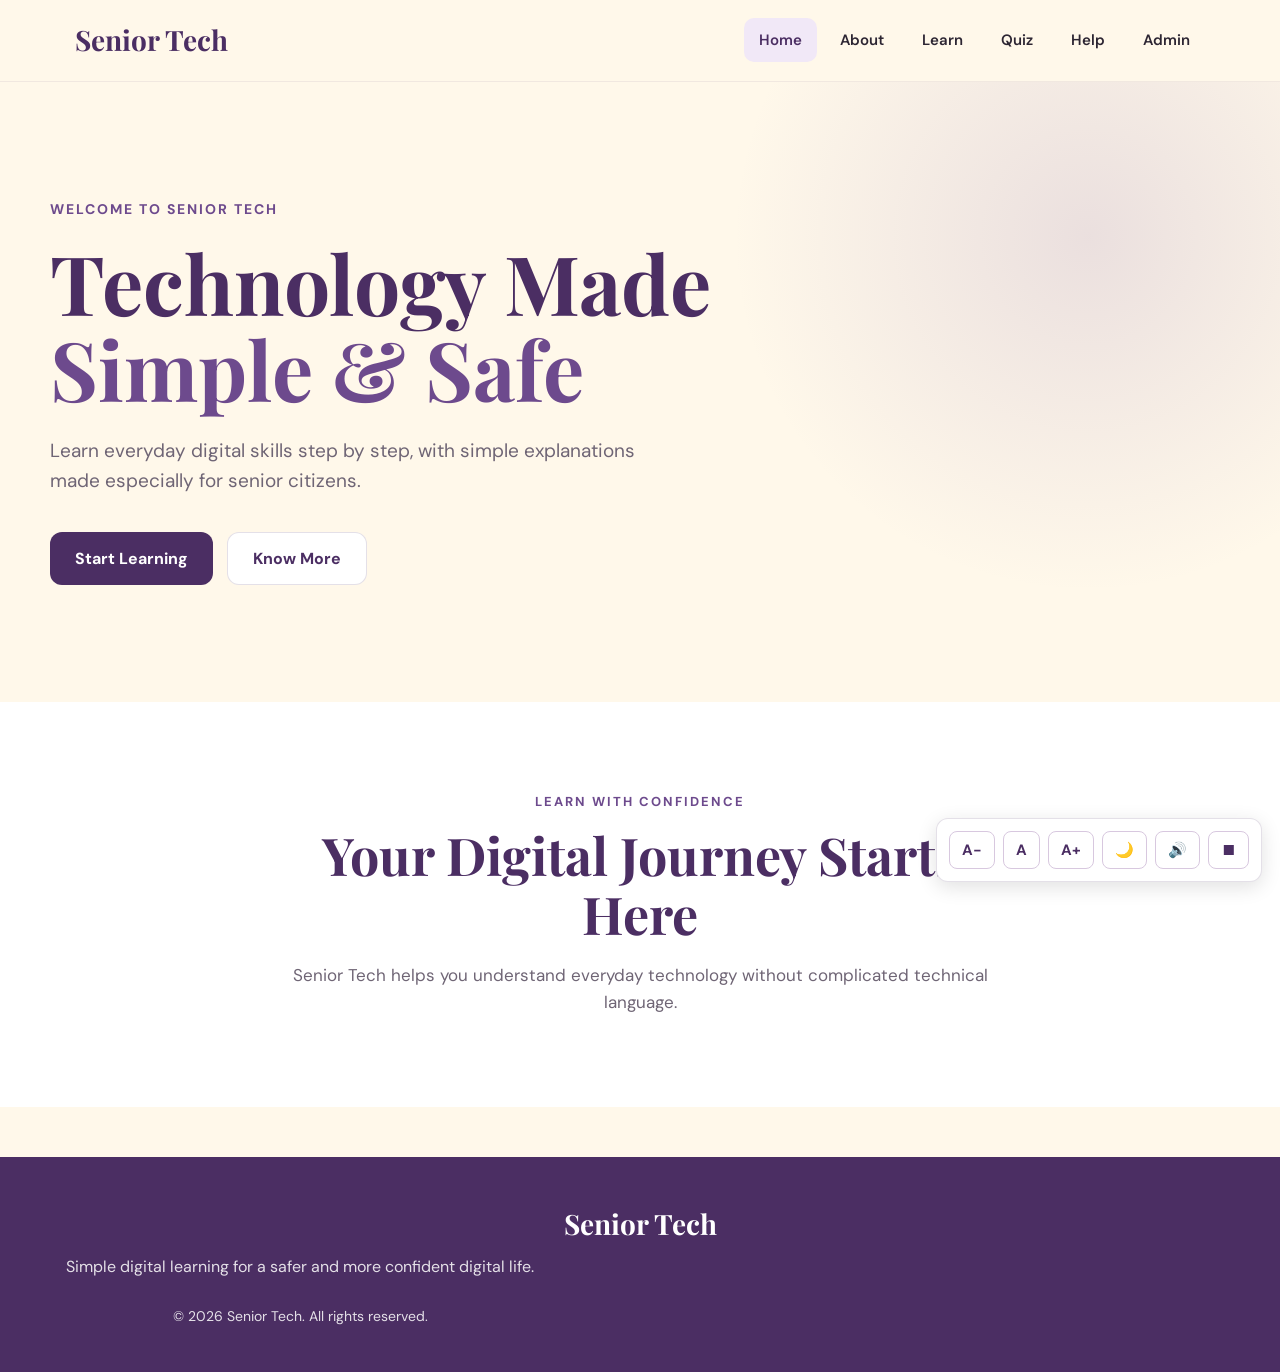
<file: index.html>
<!DOCTYPE html>
<html lang="en">
<head>
    <meta charset="UTF-8">
    <meta name="viewport" content="width=device-width, initial-scale=1.0">
    <meta name="description" content="Senior Tech - Simple and safe digital learning for senior citizens.">
    <title>Senior Tech</title>

    <link rel="stylesheet" href="css/style.css">
</head>

<body>

    <!-- Navigation -->
    <header class="navbar">
        <div class="nav-container">

            <a href="index.html" class="logo">Senior Tech</a>

            <nav class="nav-links" id="navLinks">
                <a href="index.html" class="active">Home</a>
                <a href="about.html">About</a>
                <a href="learn.html">Learn</a>
                <a href="quiz.html">Quiz</a>
                <a href="help.html">Help</a>
                <a href="admin.html">Admin</a>
            </nav>

            <button class="menu-button" id="menuButton" aria-label="Open menu">
                ☰
            </button>

        </div>
    </header>
    <div class="accessibility">
<button onclick="setFontSize('small')">A−</button>
<button onclick="setFontSize('normal')">A</button>
<button onclick="setFontSize('large')">A+</button>
<button onclick="toggleDarkMode()">🌙</button>
<button onclick="readPage()">🔊</button>
<button onclick="stopReading()">⏹</button>
</div>


    <!-- Hero Section -->
    <main>

        <section class="hero">

            <div class="hero-content">

                <p class="welcome-text">WELCOME TO SENIOR TECH</p>

                <h1>
                    Technology Made
                    <span>Simple & Safe</span>
                </h1>

                <p class="hero-description">
                    Learn everyday digital skills step by step,
                    with simple explanations made especially for senior citizens.
                </p>

                <div class="hero-buttons">
                    <a href="learn.html" class="btn btn-primary">
                        Start Learning
                    </a>

                    <a href="about.html" class="btn btn-secondary">
                        Know More
                    </a>
                </div>

            </div>

        </section>


        <!-- Quick Introduction -->
        <section class="intro-section">

            <div class="section-heading">
                <p class="small-heading">LEARN WITH CONFIDENCE</p>

                <h2>
                    Your Digital Journey Starts Here
                </h2>

                <p>
                    Senior Tech helps you understand everyday technology
                    without complicated technical language.
                </p>
            </div>

        </section>

    </main>


    <!-- Footer -->
    <footer class="footer">

        <div class="footer-content">

            <h3>Senior Tech</h3>

            <p>
                Simple digital learning for a safer and more confident digital life.
            </p>

            <p class="copyright">
                © 2026 Senior Tech. All rights reserved.
            </p>

        </div>

    </footer>


    <script src="js/script.js"></script>

</body>
</html>
</file>
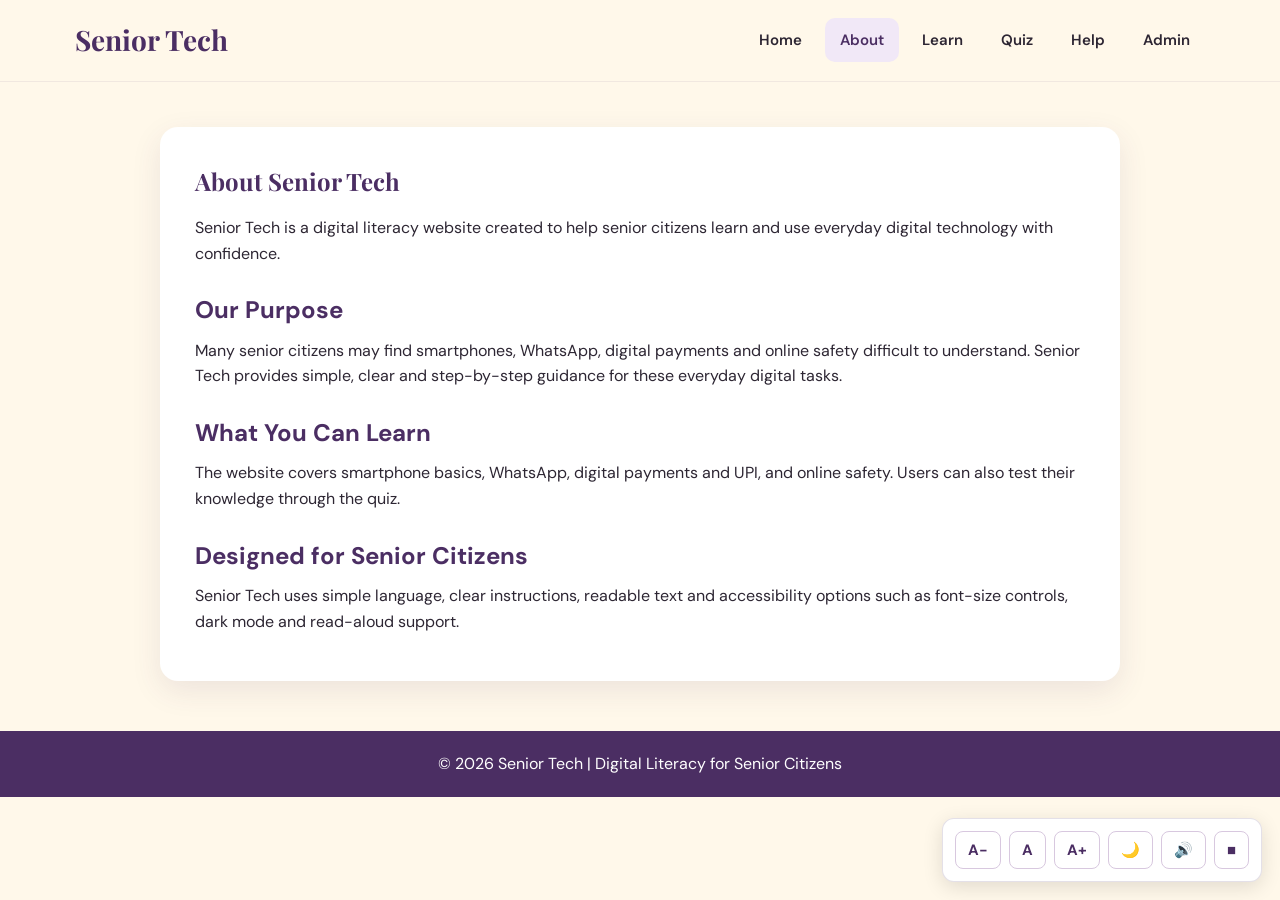
<file: about.html>
<!DOCTYPE html>
<html lang="en">
<head>
<meta charset="UTF-8">
<meta name="viewport" content="width=device-width, initial-scale=1.0">
<title>About | Senior Tech</title>
<link rel="stylesheet" href="css/style.css">
</head>

<body>

<header class="navbar">
    <div class="nav-container">

        <a href="index.html" class="logo">Senior Tech</a>

        <button class="menu-button" id="menuBtn">☰</button>

        <div class="nav-links" id="navLinks">
            <a href="index.html">Home</a>
            <a href="about.html" class="active">About</a>
            <a href="learn.html">Learn</a>
            <a href="quiz.html">Quiz</a>
            <a href="help.html">Help</a>
            <a href="admin.html">Admin</a>
        </div>

    </div>
</header>

<div class="accessibility">
    <button onclick="setFontSize('small')">A−</button>
    <button onclick="setFontSize('normal')">A</button>
    <button onclick="setFontSize('large')">A+</button>
    <button onclick="toggleDarkMode()">🌙</button>
    <button onclick="readPage()">🔊</button>
    <button onclick="stopReading()">■</button>
</div>

<main class="page">

<section class="content-box">

    <h1>About Senior Tech</h1>

    <p>
        Senior Tech is a digital literacy website created to help
        senior citizens learn and use everyday digital technology
        with confidence.
    </p>

    <h2>Our Purpose</h2>

    <p>
        Many senior citizens may find smartphones, WhatsApp,
        digital payments and online safety difficult to understand.
        Senior Tech provides simple, clear and step-by-step guidance
        for these everyday digital tasks.
    </p>

    <h2>What You Can Learn</h2>

    <p>
        The website covers smartphone basics, WhatsApp,
        digital payments and UPI, and online safety.
        Users can also test their knowledge through the quiz.
    </p>

    <h2>Designed for Senior Citizens</h2>

    <p>
        Senior Tech uses simple language, clear instructions,
        readable text and accessibility options such as font-size
        controls, dark mode and read-aloud support.
    </p>

</section>

</main>

<footer>
    <p>© 2026 Senior Tech | Digital Literacy for Senior Citizens</p>
</footer>

<script src="js/script.js"></script>

</body>
</html>
</file>
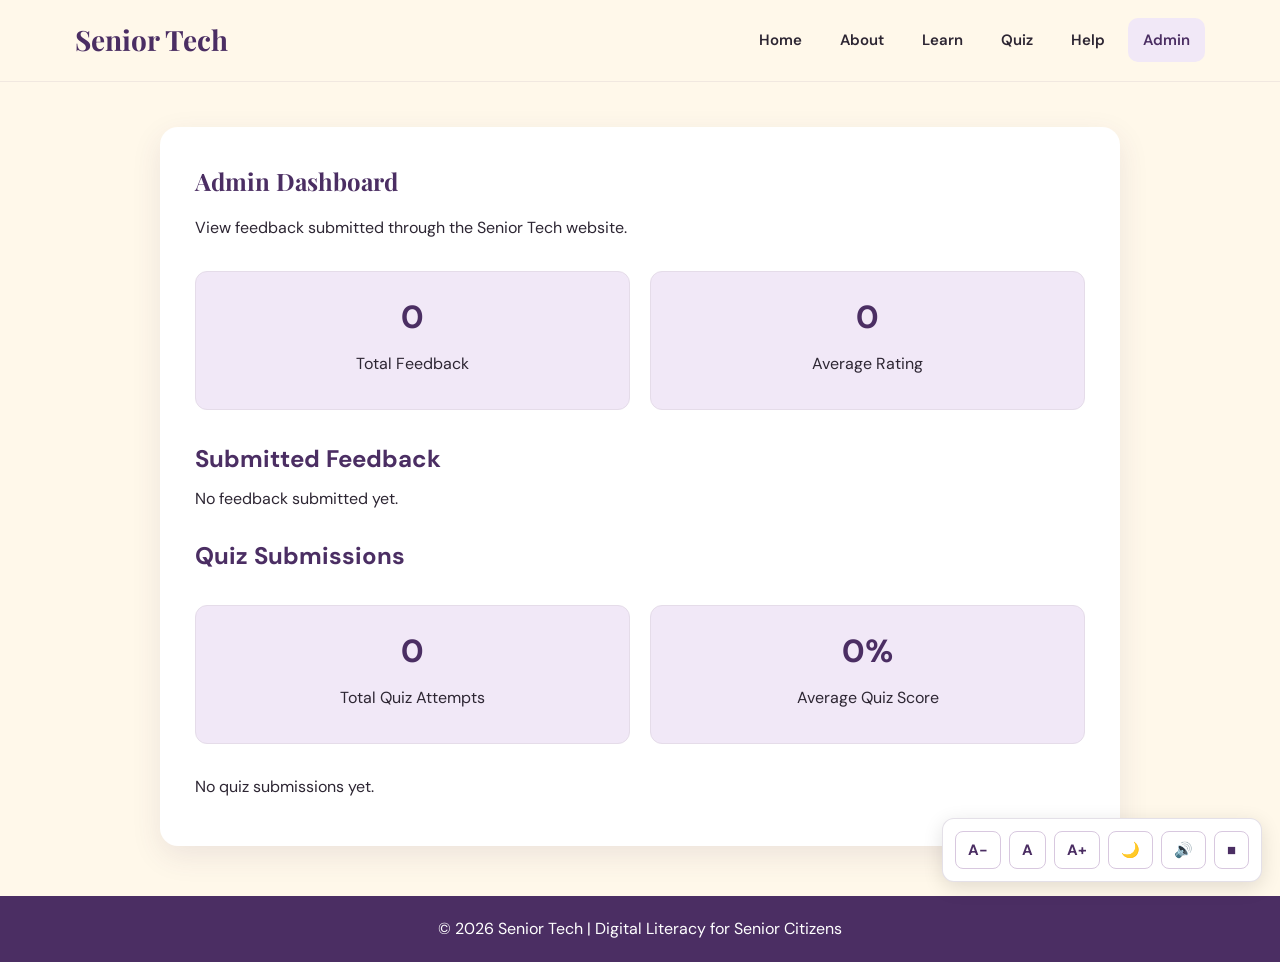
<file: admin.html>
<!DOCTYPE html>
<html lang="en">
<head>
<meta charset="UTF-8">
<meta name="viewport" content="width=device-width, initial-scale=1.0">
<title>Admin Dashboard | Senior Tech</title>
<link rel="stylesheet" href="css/style.css">
</head>

<body>

<header class="navbar">
    <div class="nav-container">

        <a href="index.html" class="logo">Senior Tech</a>

        <button class="menu-button" id="menuBtn">☰</button>

        <div class="nav-links" id="navLinks">
            <a href="index.html">Home</a>
            <a href="about.html">About</a>
            <a href="learn.html">Learn</a>
            <a href="quiz.html">Quiz</a>
            <a href="help.html">Help</a>
            <a href="admin.html" class="active">Admin</a>
        </div>

    </div>
</header>

<div class="accessibility">
    <button onclick="setFontSize('small')">A−</button>
    <button onclick="setFontSize('normal')">A</button>
    <button onclick="setFontSize('large')">A+</button>
    <button onclick="toggleDarkMode()">🌙</button>
    <button onclick="readPage()">🔊</button>
    <button onclick="stopReading()">■</button>
</div>

<main class="page">

<section class="content-box">

    <h1>Admin Dashboard</h1>

    <p>View feedback submitted through the Senior Tech website.</p>

    <div class="admin-stats">

        <div class="stat-card">
            <h2 id="totalFeedback">0</h2>
            <p>Total Feedback</p>
        </div>

        <div class="stat-card">
            <h2 id="averageRating">0</h2>
            <p>Average Rating</p>
        </div>

    </div>

    <h2>Submitted Feedback</h2>

    <div id="feedbackList">
        <p>No feedback submitted yet.</p>
    </div>
    <h2>Quiz Submissions</h2>

<div class="admin-stats">
    <div class="stat-card">
        <h2 id="totalQuizAttempts">0</h2>
        <p>Total Quiz Attempts</p>
    </div>

    <div class="stat-card">
        <h2 id="averageQuizScore">0%</h2>
        <p>Average Quiz Score</p>
    </div>
</div>

<div id="quizList">
    <p>No quiz submissions yet.</p>
</div>

</section>

</main>

<footer>
    <p>© 2026 Senior Tech | Digital Literacy for Senior Citizens</p>
</footer>

<script src="js/script.js"></script>

<script>
const feedbackList =
    JSON.parse(localStorage.getItem("seniorTechFeedback") || "[]");

const totalFeedback =
    document.getElementById("totalFeedback");

const averageRating =
    document.getElementById("averageRating");

const feedbackContainer =
    document.getElementById("feedbackList");

totalFeedback.textContent = feedbackList.length;

if (feedbackList.length > 0) {

    const totalRating = feedbackList.reduce(
        (sum, item) => sum + Number(item.rating),
        0
    );

    averageRating.textContent =
        (totalRating / feedbackList.length).toFixed(1);

    feedbackContainer.innerHTML = "";

    feedbackList.forEach(function(item) {

        const feedbackItem = document.createElement("div");

        feedbackItem.className = "feedback-item";

        feedbackItem.innerHTML = `
            <h3>${escapeHTML(item.name)}</h3>
            <p><strong>Rating:</strong> ${item.rating}/5</p>
            <p>${escapeHTML(item.feedback)}</p>
            <small>${escapeHTML(item.date)}</small>
        `;

        feedbackContainer.appendChild(feedbackItem);
    });

} else {
    averageRating.textContent = "0";
}


function escapeHTML(text) {
    const div = document.createElement("div");
    div.textContent = text;
    return div.innerHTML;
}
const quizResults = JSON.parse(
    localStorage.getItem("seniorTechQuizResults") || "[]"
);

const totalQuizAttempts =
    document.getElementById("totalQuizAttempts");

const averageQuizScore =
    document.getElementById("averageQuizScore");

const quizList =
    document.getElementById("quizList");

totalQuizAttempts.textContent = quizResults.length;

if (quizResults.length > 0) {

    const totalPercentage = quizResults.reduce(
        (sum, item) => sum + Number(item.percentage),
        0
    );

    averageQuizScore.textContent =
        (totalPercentage / quizResults.length).toFixed(1) + "%";

    quizList.innerHTML = "";

    quizResults.forEach(function (item, index) {

        const quizItem = document.createElement("div");

        quizItem.className = "feedback-item";

        quizItem.innerHTML = `
            <h3>Quiz Attempt ${index + 1}</h3>
            <p><strong>Score:</strong> ${item.score}/10</p>
            <p><strong>Percentage:</strong> ${item.percentage}%</p>
            <small>${item.date}</small>
        `;

        quizList.appendChild(quizItem);
    });

} else {

    averageQuizScore.textContent = "0%";

}
</script>

</body>
</html>
</file>
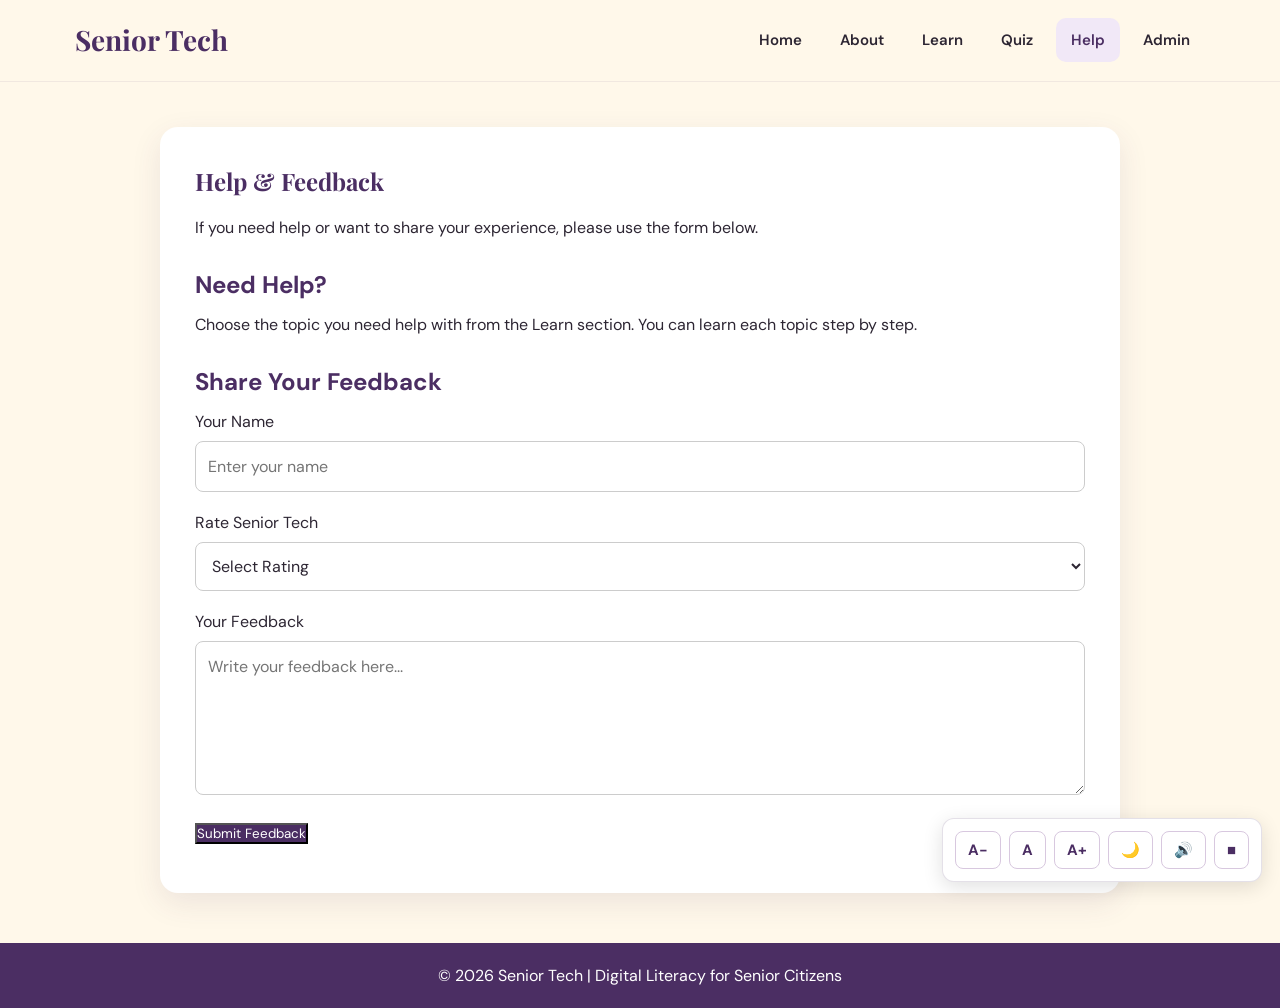
<file: help.html>
<!DOCTYPE html>
<html lang="en">
<head>
<meta charset="UTF-8">
<meta name="viewport" content="width=device-width, initial-scale=1.0">
<title>Help & Feedback | Senior Tech</title>
<link rel="stylesheet" href="css/style.css">
</head>

<body>

<header class="navbar">
    <div class="nav-container">

        <a href="index.html" class="logo">Senior Tech</a>

        <button class="menu-button" id="menuBtn">☰</button>

        <div class="nav-links" id="navLinks">
            <a href="index.html">Home</a>
            <a href="about.html">About</a>
            <a href="learn.html">Learn</a>
            <a href="quiz.html">Quiz</a>
            <a href="help.html" class="active">Help</a>
            <a href="admin.html">Admin</a>
        </div>

    </div>
</header>

<div class="accessibility">
    <button onclick="setFontSize('small')">A−</button>
    <button onclick="setFontSize('normal')">A</button>
    <button onclick="setFontSize('large')">A+</button>
    <button onclick="toggleDarkMode()">🌙</button>
    <button onclick="readPage()">🔊</button>
    <button onclick="stopReading()">■</button>
</div>

<main class="page">

<section class="content-box">

    <h1>Help & Feedback</h1>

    <p>
        If you need help or want to share your experience,
        please use the form below.
    </p>

    <h2>Need Help?</h2>

    <p>
        Choose the topic you need help with from the Learn section.
        You can learn each topic step by step.
    </p>

    <h2>Share Your Feedback</h2>

    <form id="feedbackForm">

        <label for="name">Your Name</label>

        <input
            type="text"
            id="name"
            placeholder="Enter your name"
            required
        >

        <label for="rating">Rate Senior Tech</label>

        <select id="rating" required>
            <option value="">Select Rating</option>
            <option value="5">5 - Excellent</option>
            <option value="4">4 - Very Good</option>
            <option value="3">3 - Good</option>
            <option value="2">2 - Needs Improvement</option>
            <option value="1">1 - Poor</option>
        </select>

        <label for="feedback">Your Feedback</label>

        <textarea
            id="feedback"
            rows="5"
            placeholder="Write your feedback here..."
            required
        ></textarea>

        <button type="submit" class="btn-primary">
            Submit Feedback
        </button>

    </form>

    <p id="feedbackMessage"></p>

</section>

</main>

<footer>
    <p>© 2026 Senior Tech | Digital Literacy for Senior Citizens</p>
</footer>

<script src="js/script.js"></script>

</body>
</html>
</file>
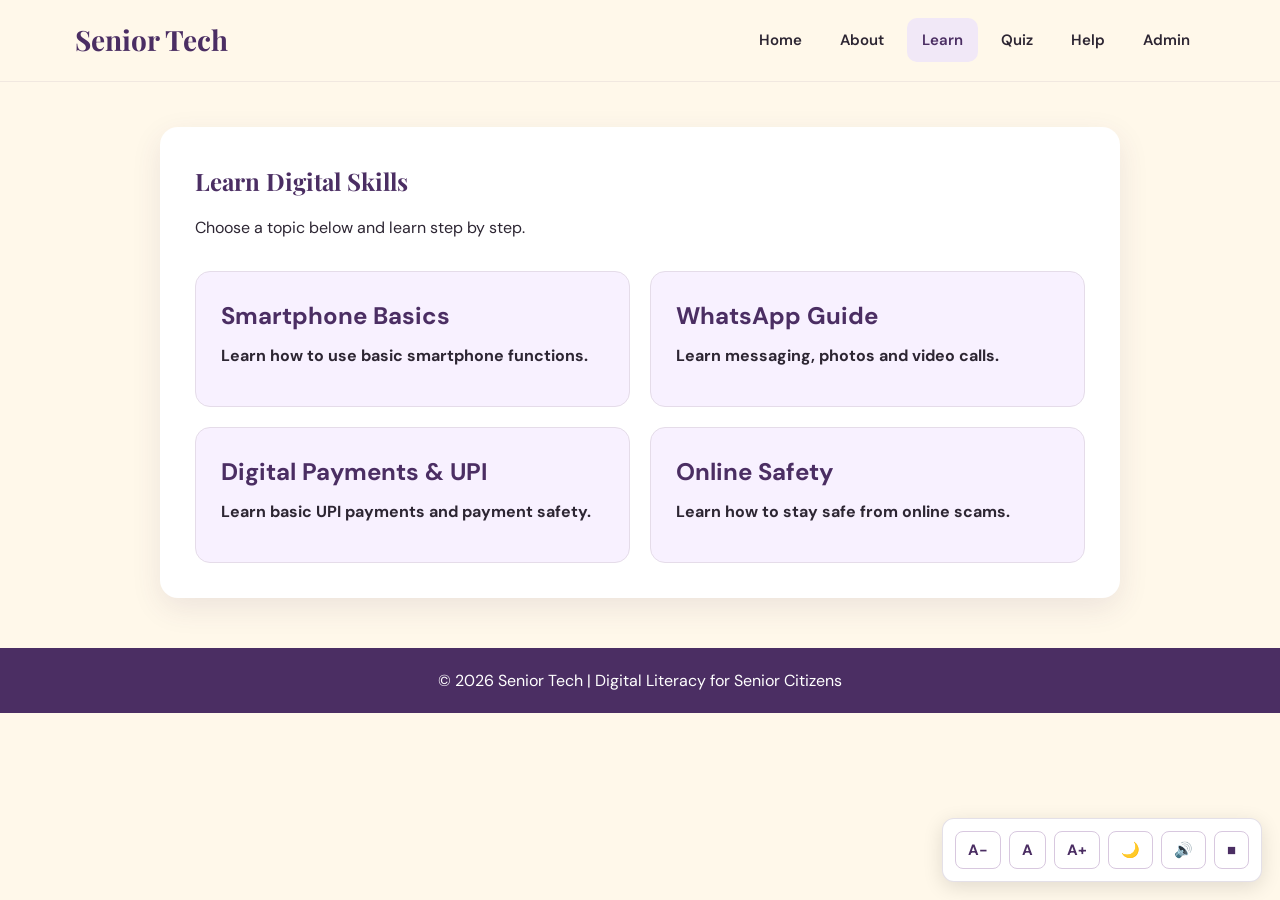
<file: learn.html>
<!DOCTYPE html>
<html lang="en">
<head>
<meta charset="UTF-8">
<meta name="viewport" content="width=device-width, initial-scale=1.0">
<title>Learn | Senior Tech</title>
<link rel="stylesheet" href="css/style.css">
</head>

<body>

<header class="navbar">
    <div class="nav-container">

        <a href="index.html" class="logo">Senior Tech</a>

        <button class="menu-button" id="menuBtn">☰</button>

        <div class="nav-links" id="navLinks">
            <a href="index.html">Home</a>
            <a href="about.html">About</a>
            <a href="learn.html" class="active">Learn</a>
            <a href="quiz.html">Quiz</a>
            <a href="help.html">Help</a>
            <a href="admin.html">Admin</a>
        </div>

    </div>
</header>

<div class="accessibility">
    <button onclick="setFontSize('small')">A−</button>
    <button onclick="setFontSize('normal')">A</button>
    <button onclick="setFontSize('large')">A+</button>
    <button onclick="toggleDarkMode()">🌙</button>
    <button onclick="readPage()">🔊</button>
    <button onclick="stopReading()">■</button>
</div>

<main class="page">

<section class="content-box">

    <h1>Learn Digital Skills</h1>

    <p>
        Choose a topic below and learn step by step.
    </p>

    <div class="learn-links">

        <a href="smartphone.html">
            <h2>Smartphone Basics</h2>
            <p>Learn how to use basic smartphone functions.</p>
        </a>

        <a href="whatsapp.html">
            <h2>WhatsApp Guide</h2>
            <p>Learn messaging, photos and video calls.</p>
        </a>

        <a href="payments.html">
            <h2>Digital Payments & UPI</h2>
            <p>Learn basic UPI payments and payment safety.</p>
        </a>

        <a href="safety.html">
            <h2>Online Safety</h2>
            <p>Learn how to stay safe from online scams.</p>
        </a>

    </div>

</section>

</main>

<footer>
    <p>© 2026 Senior Tech | Digital Literacy for Senior Citizens</p>
</footer>

<script src="js/script.js"></script>

</body>
</html>
</file>
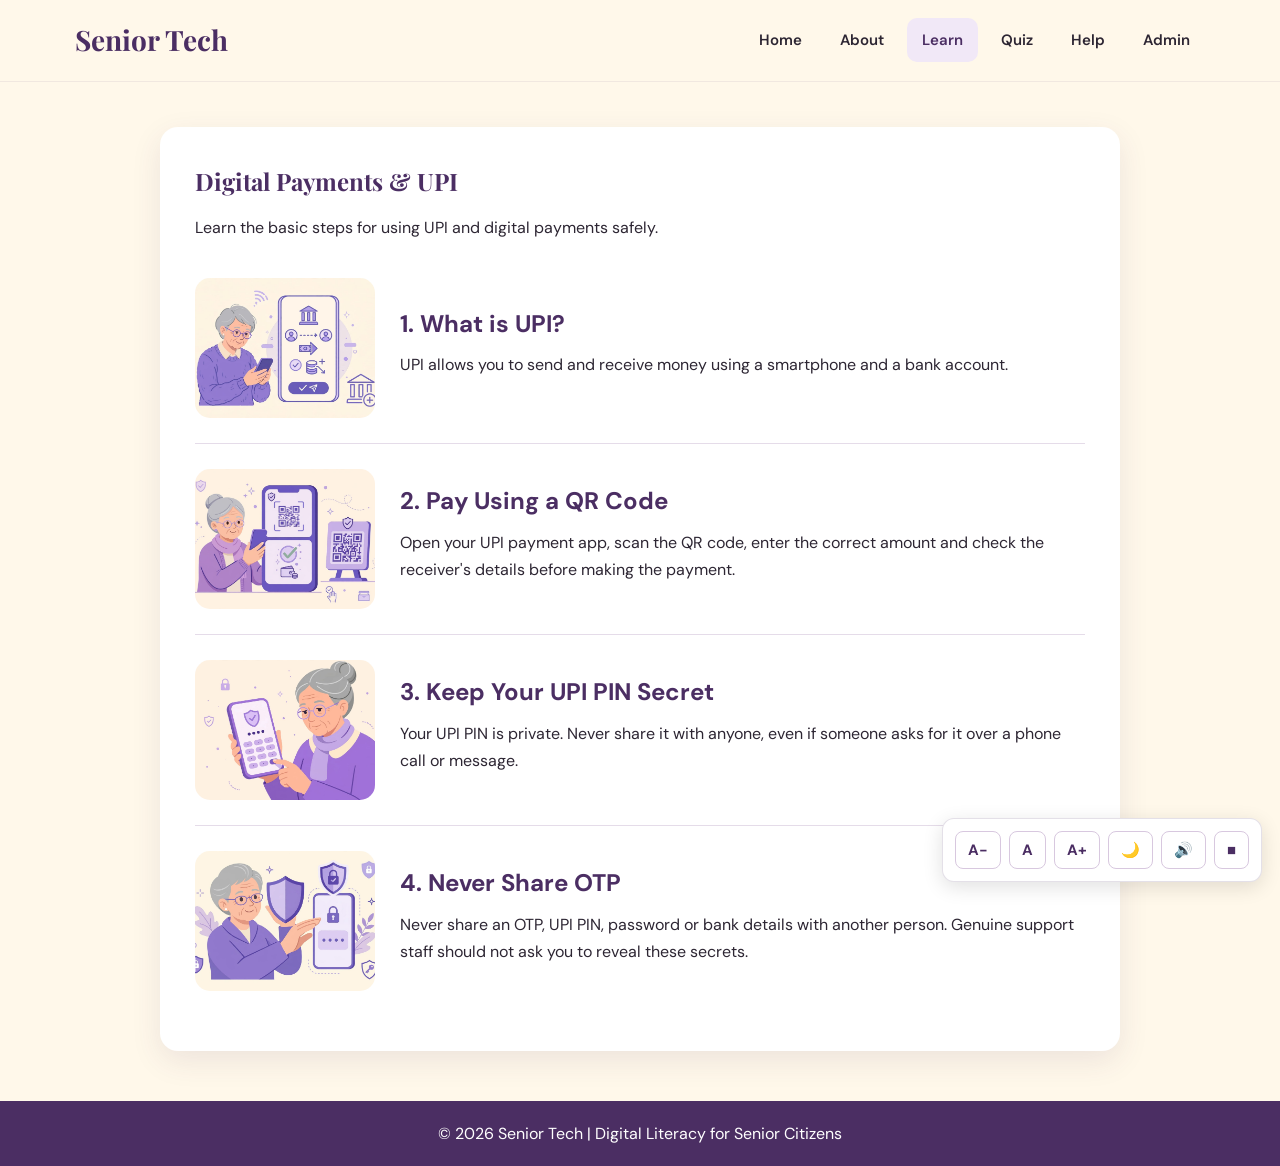
<file: payments.html>
<!DOCTYPE html>
<html lang="en">

<head>
    <meta charset="UTF-8">
    <meta name="viewport" content="width=device-width, initial-scale=1.0">

    <title>Digital Payments & UPI | Senior Tech</title>

    <link rel="stylesheet" href="css/style.css">
</head>

<body>

    <!-- NAVBAR -->
    <header class="navbar">
        <div class="nav-container">

            <a href="index.html" class="logo">Senior Tech</a>

            <button class="menu-button" id="menuBtn">☰</button>

            <div class="nav-links" id="navLinks">
                <a href="index.html">Home</a>
                <a href="about.html">About</a>
                <a href="learn.html" class="active">Learn</a>
                <a href="quiz.html">Quiz</a>
                <a href="help.html">Help</a>
                <a href="admin.html">Admin</a>
            </div>

        </div>
    </header>


    <!-- ACCESSIBILITY -->
    <div class="accessibility">

        <button onclick="setFontSize('small')">A−</button>

        <button onclick="setFontSize('normal')">A</button>

        <button onclick="setFontSize('large')">A+</button>

        <button onclick="toggleDarkMode()">🌙</button>

        <button onclick="readPage()">🔊</button>

        <button onclick="stopReading()">■</button>

    </div>


    <!-- MAIN CONTENT -->
    <main class="page">

        <section class="content-box">

            <h1>Digital Payments & UPI</h1>

            <p>
                Learn the basic steps for using UPI and digital payments safely.
            </p>


            <!-- STEP 1 -->
            <div class="learning-step">

                <img
                    src="images/upi-basics.jpg"
                    alt="Using UPI for digital payments"
                >

                <div>

                    <h2>1. What is UPI?</h2>

                    <p>
                        UPI allows you to send and receive money using
                        a smartphone and a bank account.
                    </p>

                </div>

            </div>


            <!-- STEP 2 -->
            <div class="learning-step">

                <img
                    src="images/qr-payment.jpg"
                    alt="Making a payment using a QR code"
                >

                <div>

                    <h2>2. Pay Using a QR Code</h2>

                    <p>
                        Open your UPI payment app, scan the QR code,
                        enter the correct amount and check the receiver's
                        details before making the payment.
                    </p>

                </div>

            </div>


            <!-- STEP 3 -->
            <div class="learning-step">

                <img
                    src="images/upi-pin.jpg"
                    alt="Entering a UPI PIN securely"
                >

                <div>

                    <h2>3. Keep Your UPI PIN Secret</h2>

                    <p>
                        Your UPI PIN is private. Never share it with
                        anyone, even if someone asks for it over a
                        phone call or message.
                    </p>

                </div>

            </div>


            <!-- STEP 4 -->
            <div class="learning-step">

                <img
                    src="images/otp-safety.jpg"
                    alt="Keeping an OTP private"
                >

                <div>

                    <h2>4. Never Share OTP</h2>

                    <p>
                        Never share an OTP, UPI PIN, password or bank
                        details with another person. Genuine support
                        staff should not ask you to reveal these secrets.
                    </p>

                </div>

            </div>

        </section>

    </main>


    <!-- FOOTER -->
    <footer>

        <p>
            © 2026 Senior Tech | Digital Literacy for Senior Citizens
        </p>

    </footer>


    <!-- JAVASCRIPT -->
    <script src="js/script.js"></script>

</body>

</html>
</file>
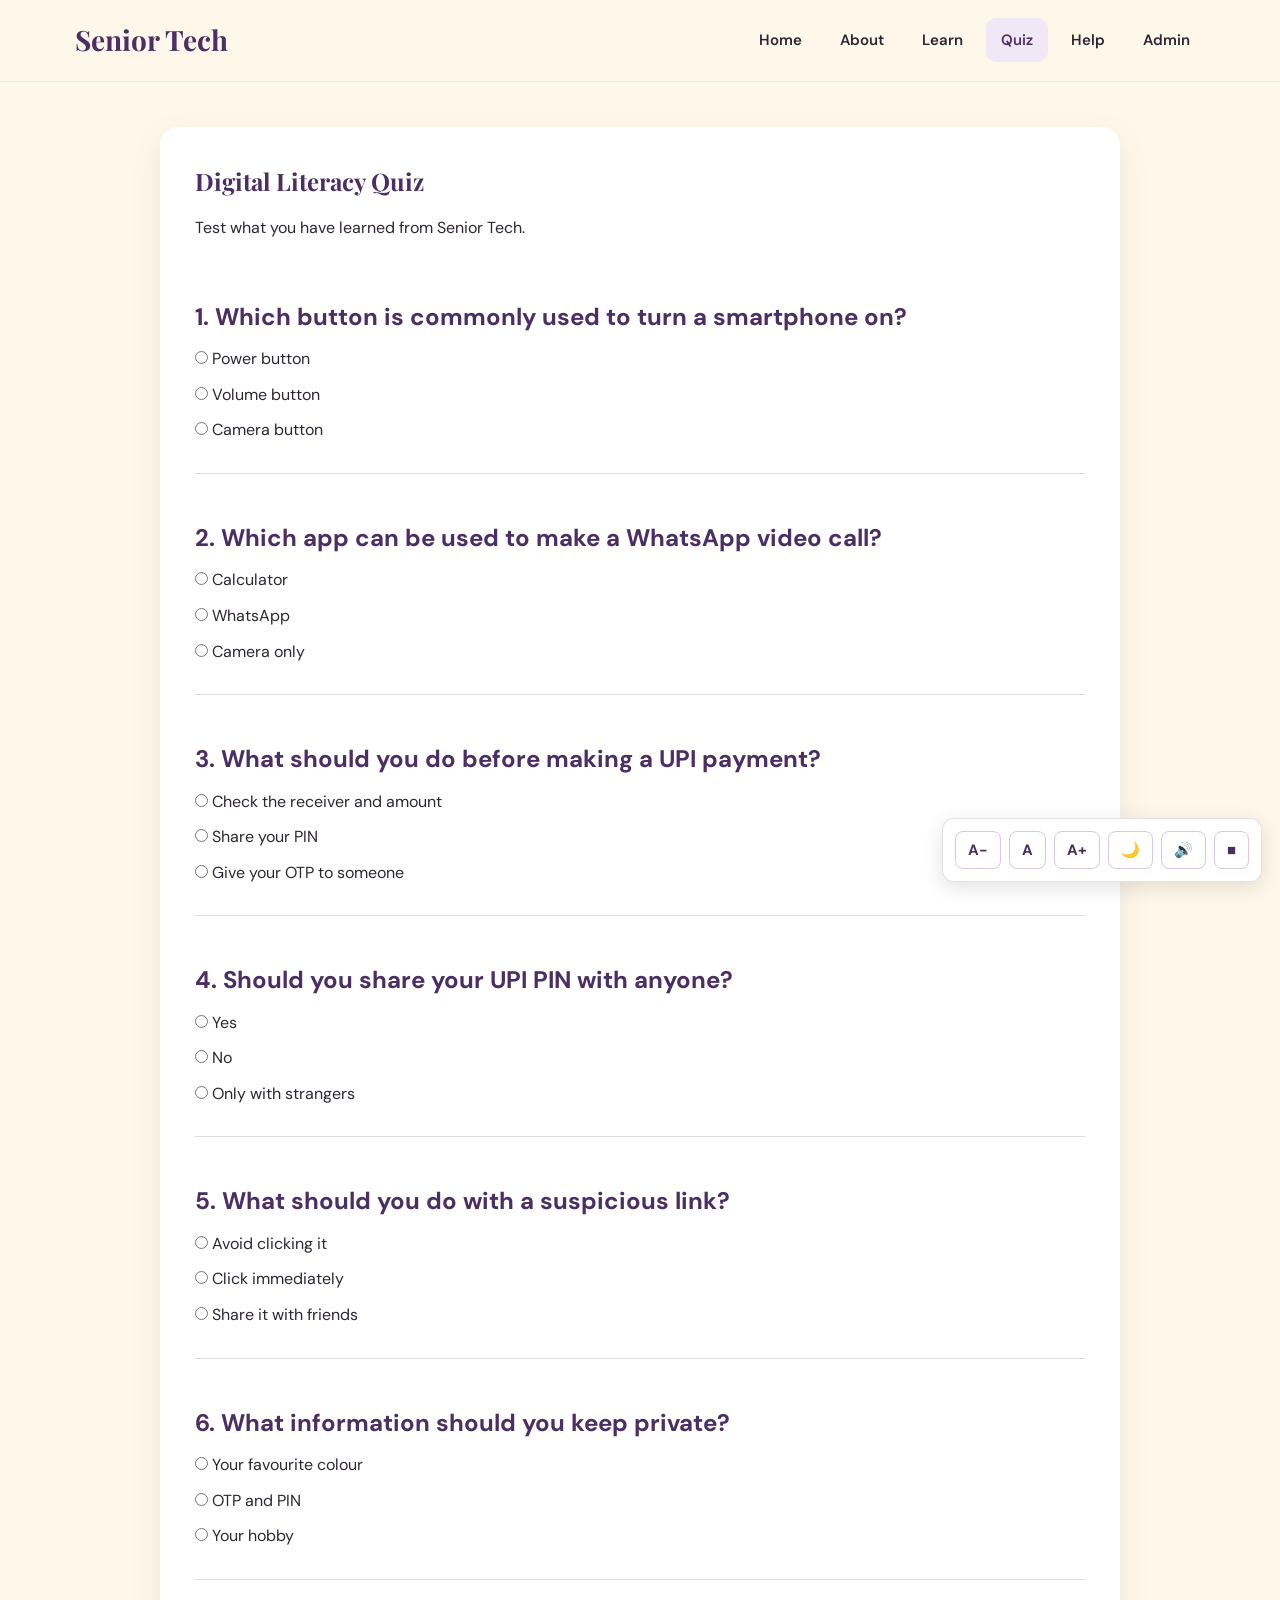
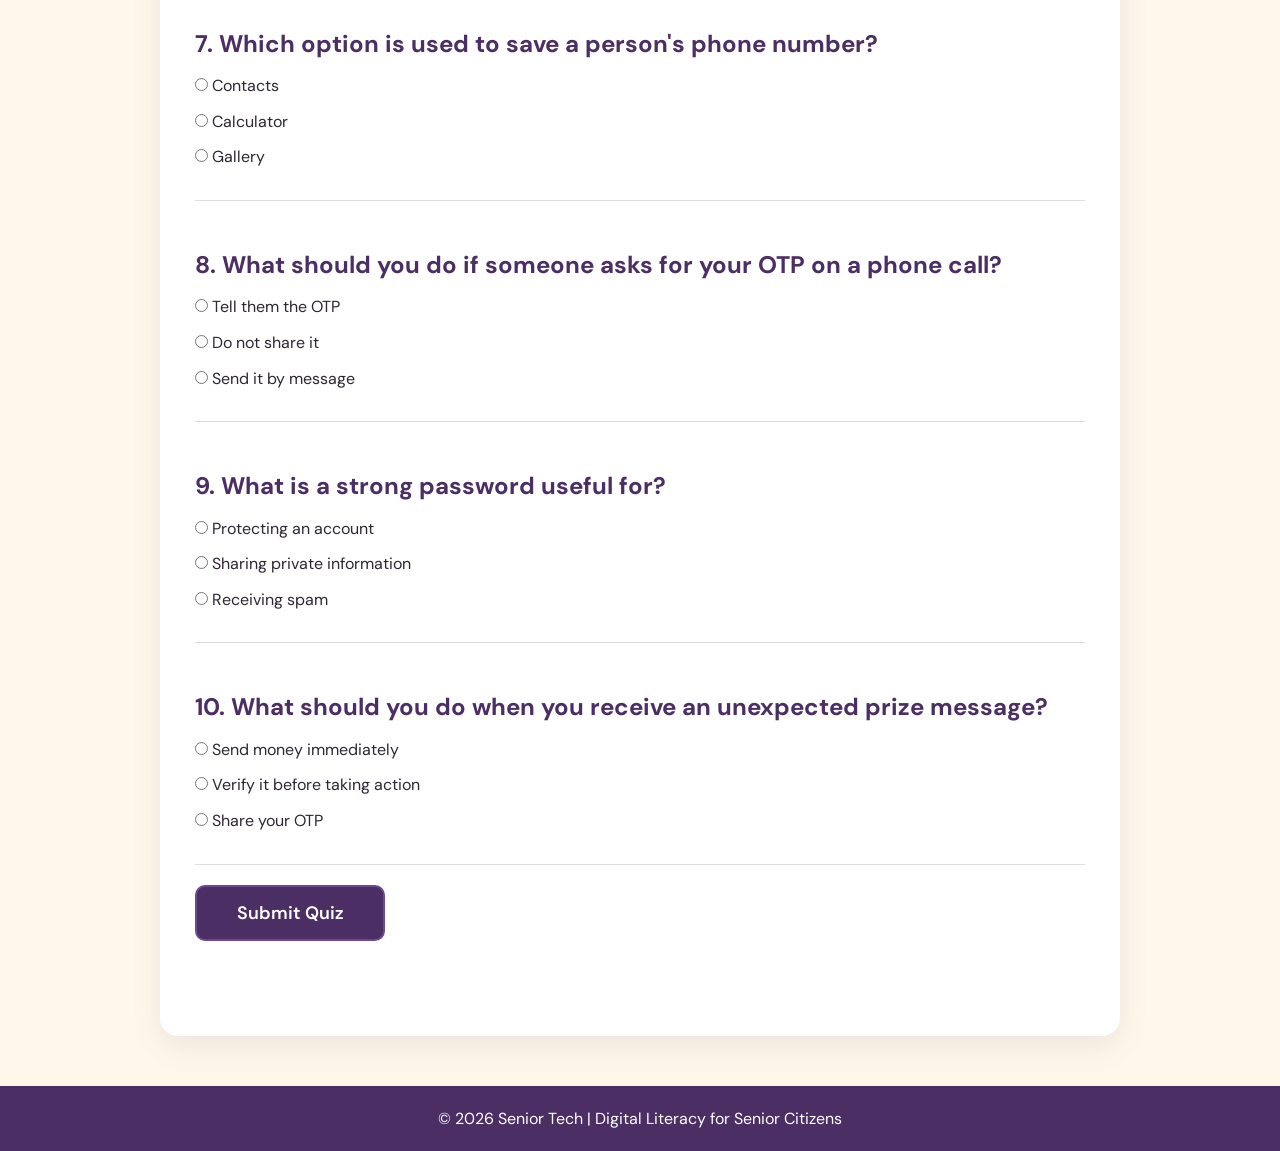
<file: quiz.html>
<!DOCTYPE html>
<html lang="en">
<head>
<meta charset="UTF-8">
<meta name="viewport" content="width=device-width, initial-scale=1.0">
<title>Quiz | Senior Tech</title>
<link rel="stylesheet" href="css/style.css">
</head>

<body>

<header class="navbar">
    <div class="nav-container">
        <a href="index.html" class="logo">Senior Tech</a>

        <button class="menu-button" id="menuBtn">☰</button>

        <div class="nav-links" id="navLinks">
            <a href="index.html">Home</a>
            <a href="about.html">About</a>
            <a href="learn.html">Learn</a>
            <a href="quiz.html" class="active">Quiz</a>
            <a href="help.html">Help</a>
            <a href="admin.html">Admin</a>
        </div>
    </div>
</header>

<div class="accessibility">
    <button onclick="setFontSize('small')">A−</button>
    <button onclick="setFontSize('normal')">A</button>
    <button onclick="setFontSize('large')">A+</button>
    <button onclick="toggleDarkMode()">🌙</button>
    <button onclick="readPage()">🔊</button>
    <button onclick="stopReading()">■</button>
</div>

<main class="page">

<section class="content-box">

<h1>Digital Literacy Quiz</h1>

<p>Test what you have learned from Senior Tech.</p>

<form id="quizForm">

<div class="question">
<h2>1. Which button is commonly used to turn a smartphone on?</h2>
<label><input type="radio" name="q1" value="1"> Power button</label>
<label><input type="radio" name="q1" value="0"> Volume button</label>
<label><input type="radio" name="q1" value="0"> Camera button</label>
</div>

<div class="question">
<h2>2. Which app can be used to make a WhatsApp video call?</h2>
<label><input type="radio" name="q2" value="0"> Calculator</label>
<label><input type="radio" name="q2" value="1"> WhatsApp</label>
<label><input type="radio" name="q2" value="0"> Camera only</label>
</div>

<div class="question">
<h2>3. What should you do before making a UPI payment?</h2>
<label><input type="radio" name="q3" value="1"> Check the receiver and amount</label>
<label><input type="radio" name="q3" value="0"> Share your PIN</label>
<label><input type="radio" name="q3" value="0"> Give your OTP to someone</label>
</div>

<div class="question">
<h2>4. Should you share your UPI PIN with anyone?</h2>
<label><input type="radio" name="q4" value="0"> Yes</label>
<label><input type="radio" name="q4" value="1"> No</label>
<label><input type="radio" name="q4" value="0"> Only with strangers</label>
</div>

<div class="question">
<h2>5. What should you do with a suspicious link?</h2>
<label><input type="radio" name="q5" value="1"> Avoid clicking it</label>
<label><input type="radio" name="q5" value="0"> Click immediately</label>
<label><input type="radio" name="q5" value="0"> Share it with friends</label>
</div>

<div class="question">
<h2>6. What information should you keep private?</h2>
<label><input type="radio" name="q6" value="0"> Your favourite colour</label>
<label><input type="radio" name="q6" value="1"> OTP and PIN</label>
<label><input type="radio" name="q6" value="0"> Your hobby</label>
</div>

<div class="question">
<h2>7. Which option is used to save a person's phone number?</h2>
<label><input type="radio" name="q7" value="1"> Contacts</label>
<label><input type="radio" name="q7" value="0"> Calculator</label>
<label><input type="radio" name="q7" value="0"> Gallery</label>
</div>

<div class="question">
<h2>8. What should you do if someone asks for your OTP on a phone call?</h2>
<label><input type="radio" name="q8" value="0"> Tell them the OTP</label>
<label><input type="radio" name="q8" value="1"> Do not share it</label>
<label><input type="radio" name="q8" value="0"> Send it by message</label>
</div>

<div class="question">
<h2>9. What is a strong password useful for?</h2>
<label><input type="radio" name="q9" value="1"> Protecting an account</label>
<label><input type="radio" name="q9" value="0"> Sharing private information</label>
<label><input type="radio" name="q9" value="0"> Receiving spam</label>
</div>

<div class="question">
<h2>10. What should you do when you receive an unexpected prize message?</h2>
<label><input type="radio" name="q10" value="0"> Send money immediately</label>
<label><input type="radio" name="q10" value="1"> Verify it before taking action</label>
<label><input type="radio" name="q10" value="0"> Share your OTP</label>
</div>

<button type="submit" class="btn-primary">Submit Quiz</button>

</form>

<div id="quizResult"></div>

</section>

</main>

<footer>
<p>© 2026 Senior Tech | Digital Literacy for Senior Citizens</p>
</footer>

<script src="js/script.js"></script>
<script src="js/quiz.js"></script>

</body>
</html>
</file>
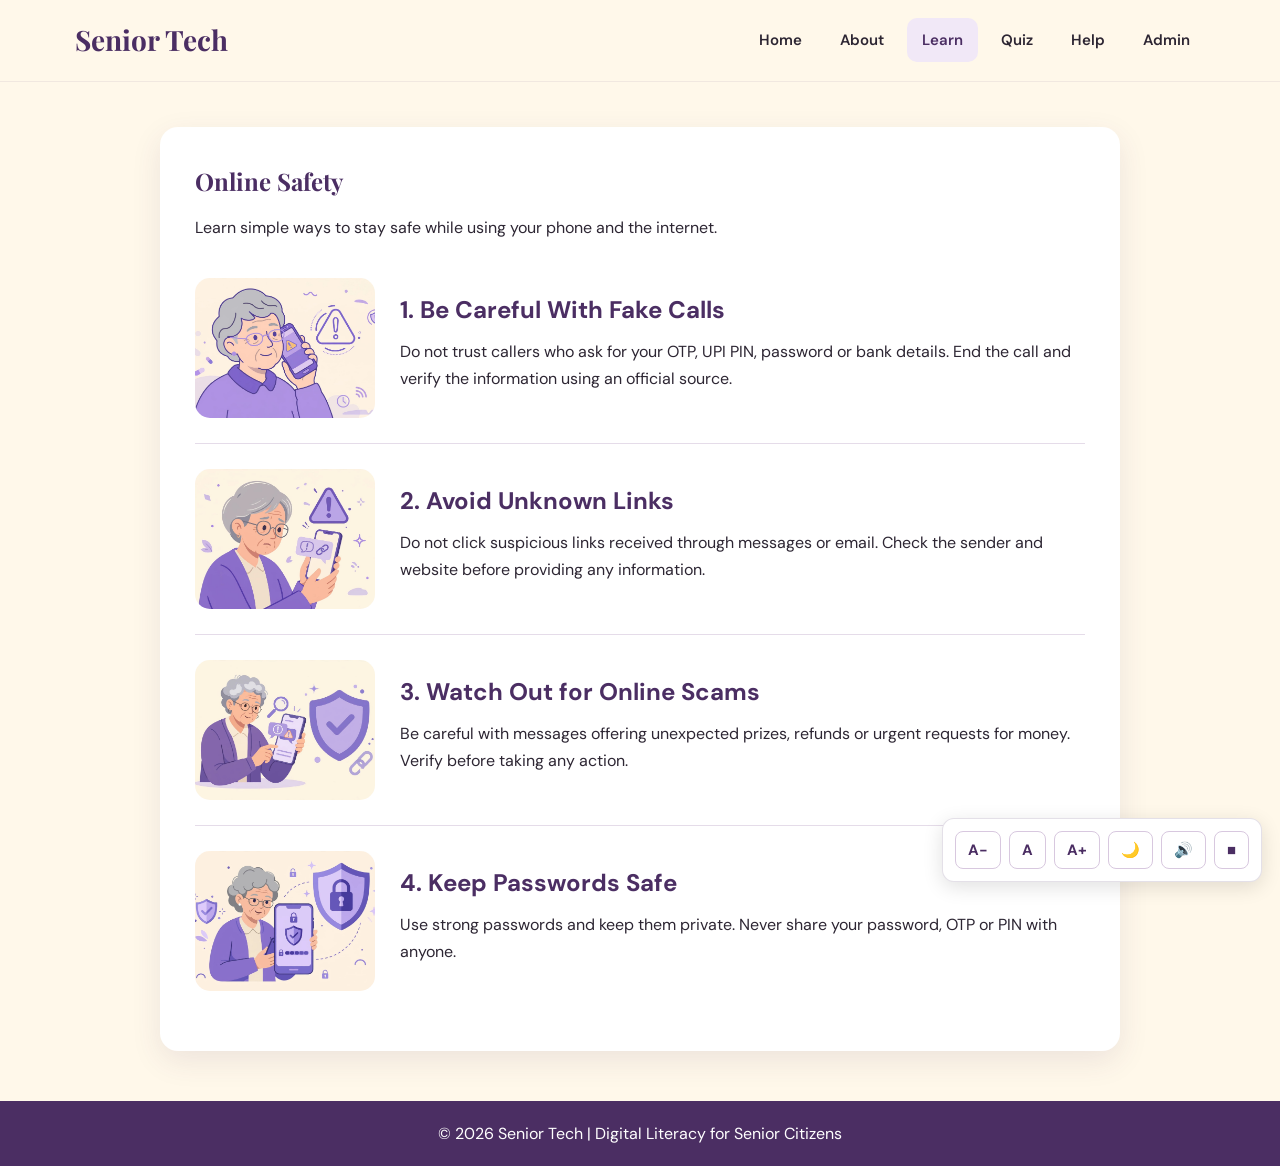
<file: safety.html>
<!DOCTYPE html>
<html lang="en">
<head>
<meta charset="UTF-8">
<meta name="viewport" content="width=device-width, initial-scale=1.0">
<title>Online Safety | Senior Tech</title>
<link rel="stylesheet" href="css/style.css">
</head>

<body>

<header class="navbar">
    <div class="nav-container">

        <a href="index.html" class="logo">Senior Tech</a>

        <button class="menu-button" id="menuBtn">☰</button>

        <div class="nav-links" id="navLinks">
            <a href="index.html">Home</a>
            <a href="about.html">About</a>
            <a href="learn.html" class="active">Learn</a>
            <a href="quiz.html">Quiz</a>
            <a href="help.html">Help</a>
            <a href="admin.html">Admin</a>
        </div>

    </div>
</header>

<div class="accessibility">
    <button onclick="setFontSize('small')">A−</button>
    <button onclick="setFontSize('normal')">A</button>
    <button onclick="setFontSize('large')">A+</button>
    <button onclick="toggleDarkMode()">🌙</button>
    <button onclick="readPage()">🔊</button>
    <button onclick="stopReading()">■</button>
</div>

<main class="page">

<section class="content-box">

    <h1>Online Safety</h1>

    <p>
        Learn simple ways to stay safe while using your phone and the internet.
    </p>

    <div class="learning-step">

        <img src="images/fake-call.jpg"
             alt="A suspicious phone call">

        <div>
            <h2>1. Be Careful With Fake Calls</h2>

            <p>
                Do not trust callers who ask for your OTP, UPI PIN,
                password or bank details. End the call and verify
                the information using an official source.
            </p>
        </div>

    </div>

    <div class="learning-step">

        <img src="images/fake-message.jpg"
             alt="A suspicious message or link">

        <div>
            <h2>2. Avoid Unknown Links</h2>

            <p>
                Do not click suspicious links received through
                messages or email. Check the sender and website
                before providing any information.
            </p>
        </div>

    </div>

    <div class="learning-step">

        <img src="images/online-scam.jpg"
             alt="Protecting yourself from online scams">

        <div>
            <h2>3. Watch Out for Online Scams</h2>

            <p>
                Be careful with messages offering unexpected prizes,
                refunds or urgent requests for money. Verify before
                taking any action.
            </p>
        </div>

    </div>

    <div class="learning-step">

        <img src="images/password-safety.jpg"
             alt="Keeping passwords safe">

        <div>
            <h2>4. Keep Passwords Safe</h2>

            <p>
                Use strong passwords and keep them private.
                Never share your password, OTP or PIN with anyone.
            </p>
        </div>

    </div>

</section>

</main>

<footer>
    <p>© 2026 Senior Tech | Digital Literacy for Senior Citizens</p>
</footer>

<script src="js/script.js"></script>

</body>
</html>
</file>
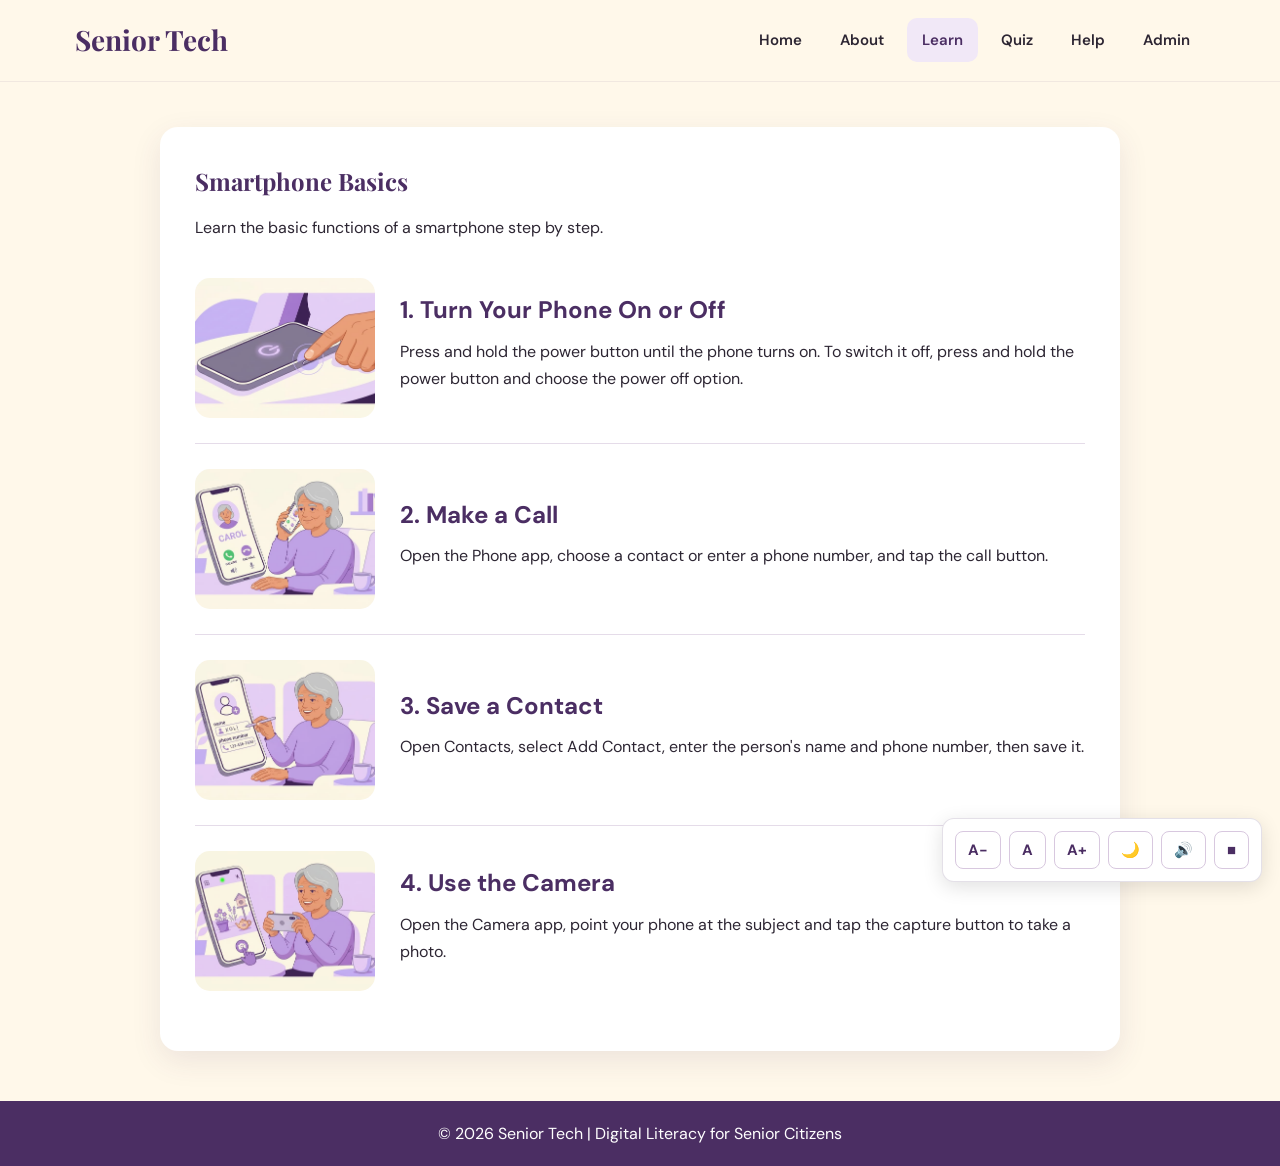
<file: smartphone.html>
<!DOCTYPE html>
<html lang="en">
<head>
<meta charset="UTF-8">
<meta name="viewport" content="width=device-width,initial-scale=1.0">
<title>Smartphone Basics | Senior Tech</title>
<link rel="stylesheet" href="css/style.css">
</head>
<body>

<header class="navbar">
<div class="nav-container">
<a href="index.html" class="logo">Senior Tech</a>
<button class="menu-button" id="menuBtn">☰</button>
<div class="nav-links" id="navLinks">
<a href="index.html">Home</a>
<a href="about.html">About</a>
<a href="learn.html" class="active">Learn</a>
<a href="quiz.html">Quiz</a>
<a href="help.html">Help</a>
<a href="admin.html">Admin</a>
</div>
</div>
</header>

<div class="accessibility">
<button onclick="setFontSize('small')">A−</button>
<button onclick="setFontSize('normal')">A</button>
<button onclick="setFontSize('large')">A+</button>
<button onclick="toggleDarkMode()">🌙</button>
<button onclick="readPage()">🔊</button>
<button onclick="stopReading()">■</button>
</div>

<main class="page">
<section class="content-box">
<h1>Smartphone Basics</h1>
<p>Learn the basic functions of a smartphone step by step.</p>

<div class="learning-step">
<img src="images/phone-power.jpg" alt="Turning a smartphone on and off">
<div>
<h2>1. Turn Your Phone On or Off</h2>
<p>Press and hold the power button until the phone turns on. To switch it off, press and hold the power button and choose the power off option.</p>
</div>
</div>

<div class="learning-step">
<img src="images/make-call.jpg" alt="Making a phone call">
<div>
<h2>2. Make a Call</h2>
<p>Open the Phone app, choose a contact or enter a phone number, and tap the call button.</p>
</div>
</div>

<div class="learning-step">
<img src="images/save-contact.jpg" alt="Saving a contact">
<div>
<h2>3. Save a Contact</h2>
<p>Open Contacts, select Add Contact, enter the person's name and phone number, then save it.</p>
</div>
</div>

<div class="learning-step">
<img src="images/phone-camera.jpg" alt="Using a smartphone camera">
<div>
<h2>4. Use the Camera</h2>
<p>Open the Camera app, point your phone at the subject and tap the capture button to take a photo.</p>
</div>
</div>

</section>
</main>

<footer>
<p>© 2026 Senior Tech | Digital Literacy for Senior Citizens</p>
</footer>

<script src="js/script.js"></script>
</body>
</html>
</file>
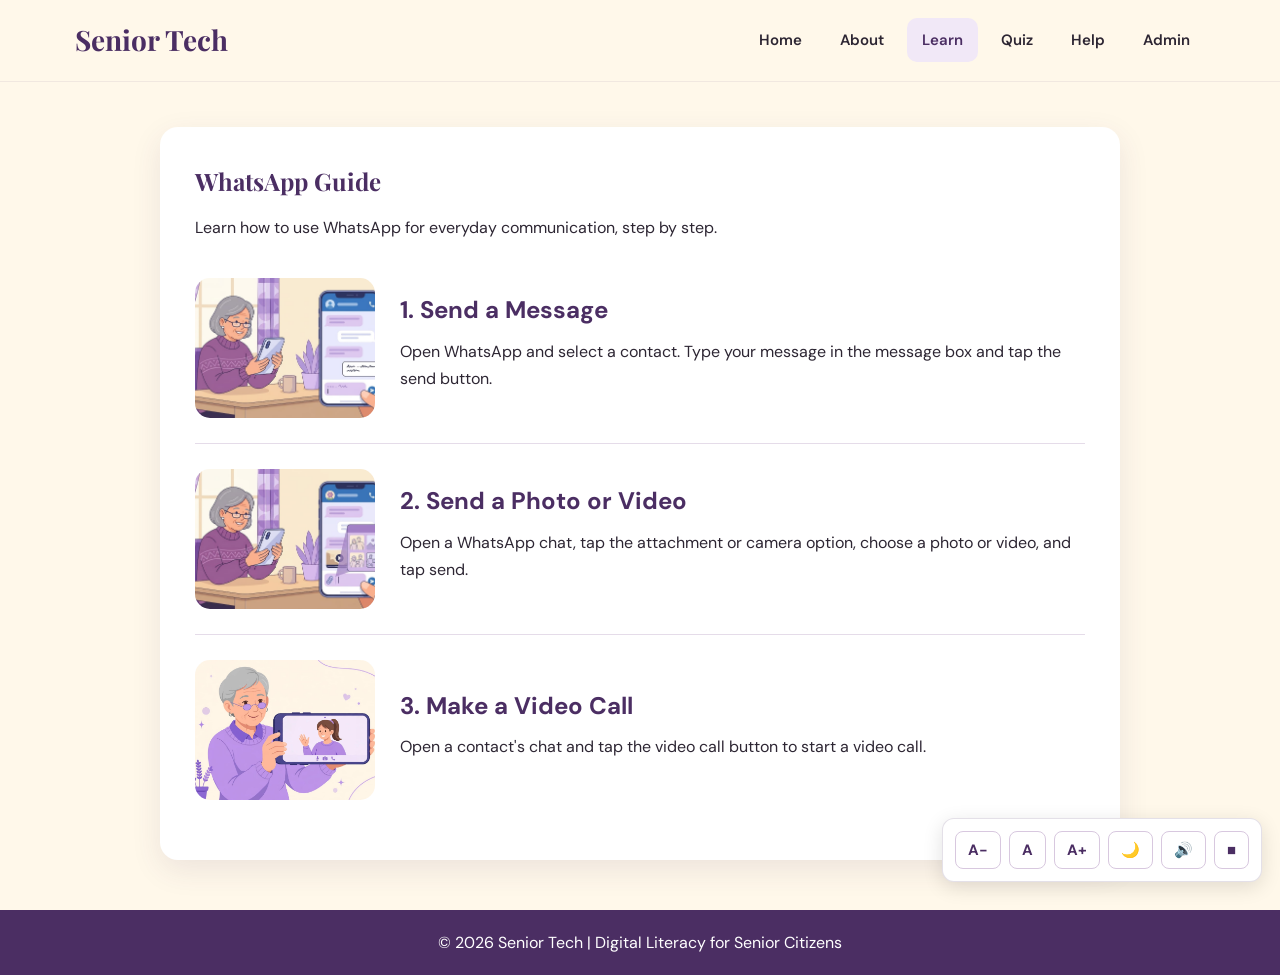
<file: whatsapp.html>
<!DOCTYPE html>
<html lang="en">
<head>
<meta charset="UTF-8">
<meta name="viewport" content="width=device-width, initial-scale=1.0">
<title>WhatsApp Guide | Senior Tech</title>
<link rel="stylesheet" href="css/style.css">
</head>

<body>

<header class="navbar">
    <div class="nav-container">

        <a href="index.html" class="logo">Senior Tech</a>

        <button class="menu-button" id="menuBtn">☰</button>

        <div class="nav-links" id="navLinks">
            <a href="index.html">Home</a>
            <a href="about.html">About</a>
            <a href="learn.html" class="active">Learn</a>
            <a href="quiz.html">Quiz</a>
            <a href="help.html">Help</a>
            <a href="admin.html">Admin</a>
        </div>

    </div>
</header>

<div class="accessibility">
    <button onclick="setFontSize('small')">A−</button>
    <button onclick="setFontSize('normal')">A</button>
    <button onclick="setFontSize('large')">A+</button>
    <button onclick="toggleDarkMode()">🌙</button>
    <button onclick="readPage()">🔊</button>
    <button onclick="stopReading()">■</button>
</div>

<main class="page">

<section class="content-box">

    <h1>WhatsApp Guide</h1>

    <p>
        Learn how to use WhatsApp for everyday communication,
        step by step.
    </p>

    <div class="learning-step">

        <img src="images/whatsapp-message.jpg"
             alt="Sending a WhatsApp message">

        <div>
            <h2>1. Send a Message</h2>

            <p>
                Open WhatsApp and select a contact.
                Type your message in the message box and tap the
                send button.
            </p>
        </div>

    </div>


    <div class="learning-step">

        <img src="images/whatsapp-photo.jpg"
             alt="Sending a photo on WhatsApp">

        <div>
            <h2>2. Send a Photo or Video</h2>

            <p>
                Open a WhatsApp chat, tap the attachment or camera
                option, choose a photo or video, and tap send.
            </p>
        </div>

    </div>


    <div class="learning-step">

        <img src="images/whatsapp-video-call.jpg"
             alt="Making a WhatsApp video call">

        <div>
            <h2>3. Make a Video Call</h2>

            <p>
                Open a contact's chat and tap the video call button
                to start a video call.
            </p>
        </div>

    </div>

</section>

</main>

<footer>
    <p>© 2026 Senior Tech | Digital Literacy for Senior Citizens</p>
</footer>

<script src="js/script.js"></script>

</body>
</html>
</file>
<file: css/style.css>
/* ================================
   SENIOR TECH
   Main Stylesheet
================================ */

@import url('https://fonts.googleapis.com/css2?family=DM+Sans:wght@400;500;600;700&family=Playfair+Display:wght@600;700&display=swap');

:root{
--purple-dark:#4B2E63;
--purple:#6D4A8D;
--purple-light:#8E70AA;
--cream:#FFF8EA;
--cream-dark:#F5EBD8;
--lavender:#F1E8F7;
--text-dark:#2D2633;
--text-light:#6F6575;
--white:#FFFFFF;
--shadow:0 10px 30px rgba(75,46,99,.10);
--radius:18px;
}

*{margin:0;padding:0;box-sizing:border-box}

html{scroll-behavior:smooth}

body{
font-family:"DM Sans",sans-serif;
background:var(--cream);
color:var(--text-dark);
line-height:1.6;
transition:background .3s,color .3s;
}

a{text-decoration:none;color:inherit}
button{font-family:inherit}

/* ---------- Navigation ---------- */

.navbar{
width:100%;
background:var(--cream);
border-bottom:1px solid rgba(75,46,99,.08);
position:sticky;
top:0;
z-index:1000;
}

.nav-container{
max-width:1180px;
margin:auto;
padding:18px 25px;
display:flex;
align-items:center;
justify-content:space-between;
}

.logo{
font-family:"Playfair Display",serif;
font-size:28px;
font-weight:700;
color:var(--purple-dark);
}

.nav-links{
display:flex;
align-items:center;
gap:8px;
}

.nav-links a{
padding:10px 15px;
border-radius:10px;
font-size:15px;
font-weight:600;
color:var(--text-dark);
transition:.25s ease;
}

.nav-links a:hover,
.nav-links a.active{
background:var(--lavender);
color:var(--purple-dark);
}

.menu-button{
display:none;
border:none;
background:transparent;
color:var(--purple-dark);
font-size:28px;
cursor:pointer;
}

/* ---------- Hero ---------- */

.hero{
min-height:620px;
display:flex;
align-items:center;
padding:80px 25px;
background:
radial-gradient(circle at 85% 25%,rgba(142,112,170,.18),transparent 30%),
var(--cream);
}

.hero-content{
width:100%;
max-width:1180px;
margin:auto;
}

.welcome-text{
color:var(--purple);
font-size:14px;
font-weight:700;
letter-spacing:2px;
margin-bottom:18px;
}

.hero h1{
max-width:700px;
font-family:"Playfair Display",serif;
font-size:clamp(48px,7vw,82px);
line-height:1.05;
color:var(--purple-dark);
}

.hero h1 span{
display:block;
color:var(--purple);
}

.hero-description{
max-width:620px;
margin-top:25px;
font-size:19px;
color:var(--text-light);
}

.hero-buttons{
display:flex;
gap:14px;
margin-top:35px;
flex-wrap:wrap;
}

/* ---------- Buttons ---------- */

.btn{
display:inline-flex;
align-items:center;
justify-content:center;
min-height:52px;
padding:13px 25px;
border-radius:12px;
font-weight:700;
font-size:16px;
transition:.25s ease;
cursor:pointer;
border:none;
}

.btn-primary{
background:var(--purple-dark);
color:var(--white);
}

.btn-primary:hover{
background:var(--purple);
transform:translateY(-2px);
}

.btn-secondary{
background:var(--white);
color:var(--purple-dark);
border:1px solid rgba(75,46,99,.15);
}

.btn-secondary:hover{
background:var(--lavender);
}

/* ---------- Page Content ---------- */

.page{
max-width:1000px;
margin:45px auto;
padding:0 20px;
}

.content-box{
background:var(--white);
padding:35px;
border-radius:var(--radius);
box-shadow:var(--shadow);
}

.content-box h1{
font-family:"Playfair Display",serif;
color:var(--purple-dark);
margin-bottom:15px;
}

.content-box h2{
color:var(--purple-dark);
margin:25px 0 8px;
}

.content-box p{
margin-bottom:12px;
}

/* ---------- Introduction ---------- */

.intro-section{
padding:90px 25px;
background:var(--white);
}

.section-heading{
max-width:760px;
margin:auto;
text-align:center;
}

.small-heading{
color:var(--purple);
font-size:13px;
font-weight:700;
letter-spacing:2px;
margin-bottom:12px;
}

.section-heading h2{
font-family:"Playfair Display",serif;
font-size:clamp(34px,5vw,52px);
line-height:1.15;
color:var(--purple-dark);
}

.section-heading>p:last-child{
margin-top:18px;
color:var(--text-light);
font-size:17px;
}

/* ---------- Learn ---------- */

.learn-links{
display:grid;
grid-template-columns:1fr 1fr;
gap:15px;
margin-top:25px;
}

.learn-links a{
background:var(--lavender);
color:var(--purple-dark);
padding:20px;
border-radius:12px;
font-weight:700;
transition:.25s;
}

.learn-links a:hover{
transform:translateY(-2px);
box-shadow:var(--shadow);
}

/* ---------- Quiz ---------- */

.question{
border-bottom:1px solid #ddd;
padding:20px 0;
}

.question label{
display:block;
margin:10px 0;
cursor:pointer;
}

#quizResult{
margin-top:25px;
padding:15px;
border-radius:12px;
}

/* ---------- Forms ---------- */

input[type=text],
select,
textarea{
width:100%;
padding:12px;
margin:6px 0 18px;
border:1px solid #ccc;
border-radius:8px;
font:inherit;
background:var(--white);
color:var(--text-dark);
}

textarea{resize:vertical}

/* ---------- Admin ---------- */

.admin-stats{
display:flex;
gap:20px;
margin:25px 0;
}

.admin-stats div{
flex:1;
background:var(--lavender);
padding:20px;
border-radius:12px;
text-align:center;
}

.feedback-item{
border:1px solid #ddd;
padding:15px;
margin:12px 0;
border-radius:10px;
}

/* ---------- Accessibility ---------- */

.accessibility{
position:fixed;
right:18px;
bottom:18px;
display:flex;
gap:4px;
padding:7px;
background:var(--white);
border:1px solid rgba(75,46,99,.15);
border-radius:12px;
box-shadow:0 5px 20px rgba(0,0,0,.12);
z-index:999;
}

.accessibility button{
border:1px solid var(--purple);
background:var(--white);
color:var(--purple-dark);
padding:7px 9px;
border-radius:7px;
cursor:pointer;
font-weight:700;
}

.accessibility button:hover{
background:var(--lavender);
}

/* ---------- Font Size ---------- */

.font-small{font-size:90%}
.font-normal{font-size:100%}
.font-large{font-size:115%}

/* ---------- Dark Mode ---------- */

.dark-mode{
background:#211c25;
color:#f5edf9;
}

.dark-mode .navbar{
background:#211c25;
border-color:#403647;
}

.dark-mode .logo{
color:#e1c9f0;
}

.dark-mode .nav-links a{
color:#f5edf9;
}

.dark-mode .nav-links a:hover,
.dark-mode .nav-links a.active{
background:#443550;
color:#fff;
}

.dark-mode .menu-button{
color:#fff;
}

.dark-mode .hero{
background:
radial-gradient(circle at 85% 25%,rgba(142,112,170,.15),transparent 30%),
#211c25;
}

.dark-mode .hero h1{
color:#fff;
}

.dark-mode .hero h1 span{
color:#d0b1e3;
}

.dark-mode .hero-description{
color:#d8d0dc;
}

.dark-mode .content-box{
background:#302936;
}

.dark-mode .content-box h1,
.dark-mode .content-box h2{
color:#d8b9ea;
}

.dark-mode .intro-section{
background:#302936;
}

.dark-mode .section-heading h2{
color:#d8b9ea;
}

.dark-mode .section-heading>p:last-child{
color:#d8d0dc;
}

.dark-mode .learn-links a,
.dark-mode .admin-stats div{
background:#443550;
color:#fff;
}

.dark-mode input,
.dark-mode select,
.dark-mode textarea{
background:#3a323e;
color:#fff;
border-color:#666;
}

.dark-mode .feedback-item{
border-color:#666;
}

.dark-mode .accessibility{
background:#302936;
border-color:#555;
}

.dark-mode .accessibility button{
background:#443550;
color:#fff;
border-color:#80649a;
}

/* ---------- Footer ---------- */

.footer{
background:var(--purple-dark);
color:var(--white);
padding:45px 25px;
}

.footer-content{
max-width:1180px;
margin:auto;
}

.footer h3{
font-family:"Playfair Display",serif;
font-size:28px;
}

.footer p{
max-width:500px;
margin-top:8px;
opacity:.85;
}

.copyright{
margin-top:25px!important;
font-size:14px;
}

/* ---------- Old Footer Support ---------- */

footer{
text-align:center;
background:var(--purple-dark);
color:white;
padding:20px;
margin-top:50px;
}

/* ---------- Mobile ---------- */

@media(max-width:800px){

.nav-container{
padding:16px 18px;
}

.logo{
font-size:25px;
}

.menu-button{
display:block;
}

.nav-links{
display:none;
position:absolute;
top:100%;
left:0;
width:100%;
padding:12px 18px 18px;
flex-direction:column;
align-items:stretch;
background:var(--cream);
border-bottom:1px solid rgba(75,46,99,.08);
box-shadow:var(--shadow);
}

.nav-links.show{
display:flex;
}

.nav-links a{
width:100%;
padding:13px 15px;
}

.hero{
min-height:560px;
padding:65px 20px;
}

.hero h1{
font-size:clamp(45px,13vw,65px);
}

.hero-description{
font-size:17px;
}

.hero-buttons{
flex-direction:column;
align-items:stretch;
}

.btn{
width:100%;
}

.intro-section{
padding:70px 20px;
}

.learn-links{
grid-template-columns:1fr;
}

.admin-stats{
flex-direction:column;
}

.content-box{
padding:22px;
}

.accessibility{
right:10px;
bottom:10px;
}

}

@media(max-width:500px){

.accessibility{
transform:scale(.9);
transform-origin:bottom right;
}

}
.learning-step{
display:flex;
align-items:center;
gap:25px;
padding:25px 0;
border-bottom:1px solid #e5dce9;
}

.learning-step img{
width:180px;
height:140px;
object-fit:cover;
border-radius:15px;
background:var(--lavender);
}

.learning-step h2{
margin-top:0;
}

@media(max-width:700px){
.learning-step{
flex-direction:column;
align-items:stretch;
}
.learning-step img{
width:100%;
height:200px;
}
}
/* ============================= */
/* LEARNING PAGE */
/* ============================= */

.learning-step {
    display: flex;
    align-items: center;
    gap: 25px;
    padding: 25px 0;
    border-bottom: 1px solid #e5dce9;
}

.learning-step:last-child {
    border-bottom: none;
}

.learning-step img {
    width: 180px;
    height: 140px;
    object-fit: cover;
    border-radius: 15px;
    background: var(--lavender);
    flex-shrink: 0;
}

.learning-step h2 {
    margin-top: 0;
}

.learning-step p {
    line-height: 1.7;
}


/* ============================= */
/* LEARN LINKS */
/* ============================= */

.learn-links {
    display: grid;
    grid-template-columns: repeat(2, 1fr);
    gap: 20px;
    margin-top: 30px;
}

.learn-links a {
    display: block;
    padding: 25px;
    background: #f8f1ff;
    border: 1px solid #e5dce9;
    border-radius: 15px;
    text-decoration: none;
    color: inherit;
    transition: transform 0.2s ease;
}

.learn-links a:hover {
    transform: translateY(-3px);
}

.learn-links h2 {
    margin-top: 0;
}


/* ============================= */
/* ADMIN DASHBOARD */
/* ============================= */

.admin-stats {
    display: grid;
    grid-template-columns: repeat(2, 1fr);
    gap: 20px;
    margin: 30px 0;
}

.stat-card {
    padding: 25px;
    text-align: center;
    background: #f8f1ff;
    border: 1px solid #e5dce9;
    border-radius: 15px;
}

.stat-card h2 {
    font-size: 32px;
    margin: 0 0 8px;
}


/* ============================= */
/* FEEDBACK */
/* ============================= */

.feedback-item {
    padding: 20px;
    margin-top: 15px;
    background: #f8f1ff;
    border: 1px solid #e5dce9;
    border-radius: 12px;
}

.feedback-item h3 {
    margin-top: 0;
}

.feedback-item p {
    line-height: 1.6;
}


/* ============================= */
/* ACCESSIBILITY */
/* ============================= */

.accessibility {
    display: flex;
    justify-content: center;
    gap: 8px;
    padding: 12px;
}

.accessibility button {
    border: 1px solid #d8c8df;
    background: white;
    padding: 8px 12px;
    border-radius: 8px;
    cursor: pointer;
    font-size: 15px;
}


/* ============================= */
/* FONT SIZE */
/* ============================= */

body.font-small {
    font-size: 14px;
}

body.font-normal {
    font-size: 16px;
}

body.font-large {
    font-size: 19px;
}


/* ============================= */
/* DARK MODE */
/* ============================= */

body.dark-mode {
    background: #1d1822;
    color: #f5f1f7;
}

body.dark-mode .content-box,
body.dark-mode .learn-links a,
body.dark-mode .stat-card,
body.dark-mode .feedback-item {
    background: #29232f;
    color: #f5f1f7;
    border-color: #51445d;
}

body.dark-mode .accessibility button {
    background: #29232f;
    color: white;
    border-color: #51445d;
}


/* ============================= */
/* MOBILE */
/* ============================= */

@media (max-width: 700px) {

    .learning-step {
        flex-direction: column;
        align-items: stretch;
    }

    .learning-step img {
        width: 100%;
        height: 200px;
    }

    .learn-links {
        grid-template-columns: 1fr;
    }

    .admin-stats {
        grid-template-columns: 1fr;
    }

    .accessibility {
        flex-wrap: wrap;
    }
}
/* ============================= */
/* QUIZ RESULT */
/* ============================= */

#quizResult {
    margin-top: 30px;
    text-align: center;
}

.quiz-message {
    padding: 25px;
    margin-top: 20px;
    background: #f8f1ff;
    border: 2px solid #6d4a8d;
    border-radius: 15px;
}

.quiz-message h2 {
    color: #6d4a8d;
}


/* ============================= */
/* QUIZ BUTTON */
/* ============================= */

#quizForm .btn-primary,
.certificate-button {
    display: inline-block;
    min-width: 190px;
    min-height: 55px;
    padding: 14px 28px;
    margin-top: 20px;
    font-size: 18px;
    font-weight: 600;
    border: 2px solid #6d4a8d;
    border-radius: 10px;
    cursor: pointer;
}

#quizForm .btn-primary:focus,
#quizForm .btn-primary:active,
.certificate-button:focus,
.certificate-button:active {
    outline: 3px solid #8e70aa;
    outline-offset: 3px;
}
/* ============================= */
/* PURPLE BUTTON EFFECT */
/* ============================= */

.btn-primary,
.accessibility button,
.menu-button {
    transition: box-shadow 0.2s ease, transform 0.1s ease;
}

.btn-primary:hover {
    box-shadow: 0 0 12px rgba(109, 74, 141, 0.35);
}

.btn-primary:focus,
.btn-primary:active,
.accessibility button:focus,
.accessibility button:active,
.menu-button:focus,
.menu-button:active {
    outline: 3px solid #8e70aa;
    outline-offset: 3px;
    box-shadow: 0 0 14px rgba(109, 74, 141, 0.45);
}

.btn-primary:active,
.accessibility button:active {
    transform: scale(0.98);
}
</file>
